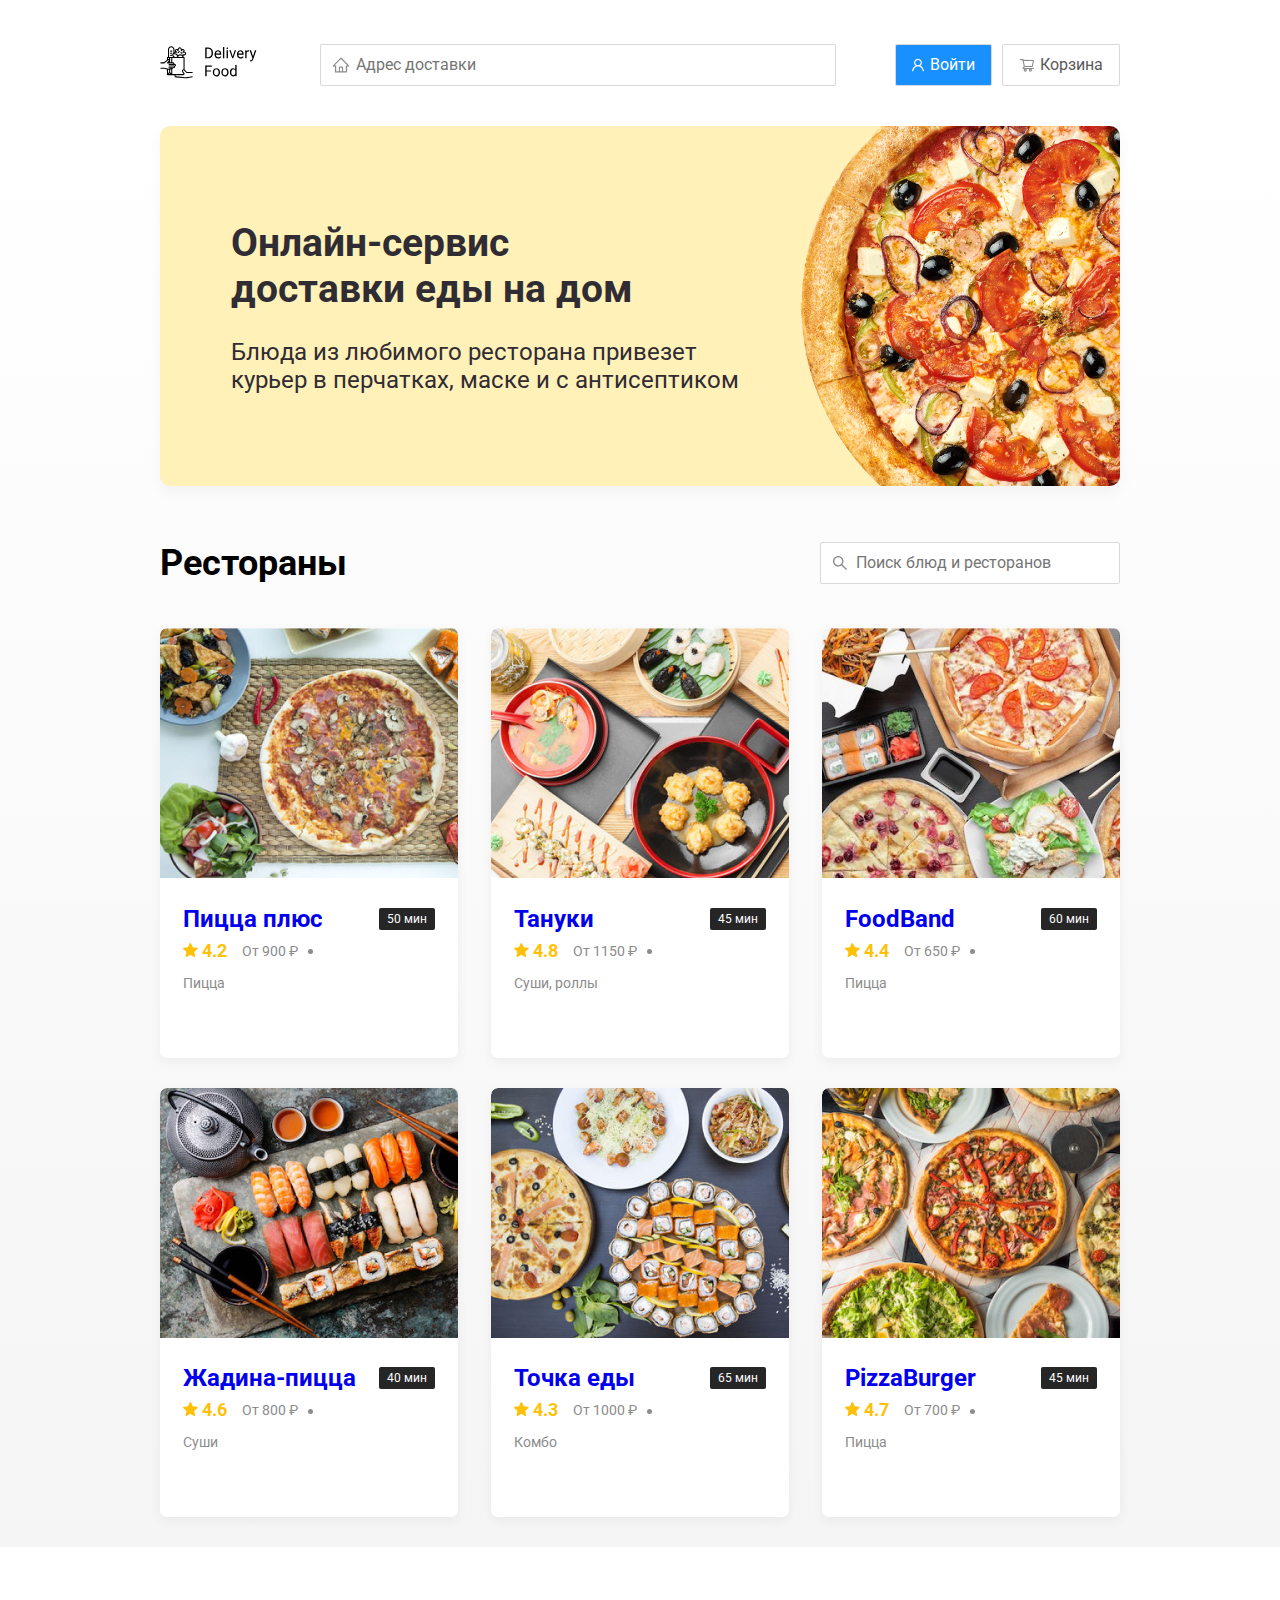
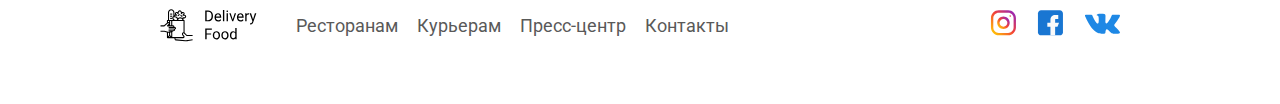
<file: index.html>
<!DOCTYPE html>
<html lang="ru">
<head>
    <meta charset="UTF-8">
    <meta name="viewport" content="width=device-width, initial-scale=1.0">
    <title>Delivery Food - доставка еды на дом</title>
    <link href="https://fonts.googleapis.com/css?family=Roboto:400,700&display=swap&subset=cyrillic" rel="stylesheet">
    <link rel="stylesheet" href="css/normalize.css">
    <link rel="stylesheet" href="css/style.css">
</head>
<body>
    <div class="container">
        <!-- Шапка сайта -->
        <header class="header">
            <a href="index.html" class="logo">
                <!-- Логотип -->
                <img src="img\logo.svg" alt="Logo" class="Logo">    
            </a>
            <!-- Поле адреса -->
            <input type="text" class="input input-address" placeholder="Адрес доставки">
            <div class="buttons">
                <button class="button button-primary">
                    <img src="img/user.svg" alt="user" class="button-icon">
                    <span class="button-text">Войти</span>
                </button>
                <button class="button">
                    <img src="img/shopping-cart.svg" alt="shopping cart" class="button-icon">
                    <span class="button-text">Корзина</span>
                </button>
            </div>
        </header>
    </div>
    <!-- /.container -->
    <main class="main">
        <div class="container">
            <section class="promo">
                <h1 class="promo-title">Онлайн-сервис <br> доставки еды на дом</h1>
                <p class="promo-text">Блюда из любимого ресторана привезет курьер в перчатках, маске и с антисептиком</p>
            </section>
            <selectoin class="restaurants">
                <div class="section-heading">
                    <h2 class="section-title">Рестораны</h2>
                    <input type="text" class="input input-search" placeholder="Поиск блюд и ресторанов">
                </div>
                <div class="cards">
                    <a href="restaurant.html" class="card">
                        <img src="img/image.jpg" alt="image" class="card-image">
                        <div class="card-text">
                            <div class="card-heading">
                                <h3 class="card-title">Пицца плюс</h3>
                                <span class="card-tag tag">50 мин</span>
                            </div>
                            <!-- /.card-heading -->
                            <div class="card-info">
                                <div class="rating">
                                    <img src="img/rating.svg" alt="rating" class="rating-star"> 
                                    4.2
                                </div>
                                <div class="price">От 900 ₽</div>
                                <div class="category">Пицца</div>
                            </div>
                            <!-- /.card-info -->
                        </div>
                        <!-- /.card-text -->
                    </a>
                    <!-- /.card -->
                    <a href="restaurant.html" class="card">
                        <img src="img/image1.jpg" alt="image1" class="card-image">
                        <div class="card-text">
                            <div class="card-heading">
                                <h3 class="card-title">Тануки</h3>
                                <span class="card-tag tag">45 мин</span>
                            </div>
                            <!-- /.card-heading -->
                            <div class="card-info">
                                <div class="rating">
                                    <img src="img/rating.svg" alt="rating" class="rating-star"> 
                                    4.8
                                </div>
                                <div class="price">От 1150 ₽</div>
                                <div class="category">Суши, роллы</div>
                            </div>
                            <!-- /.card-info -->
                        </div>
                        <!-- /.card-text -->
                    </a>
                    <!-- /.card -->
                    <a href="restaurant.html" class="card">
                        <img src="img/image2.jpg" alt="image2" class="card-image">
                        <div class="card-text">
                            <div class="card-heading">
                                <h3 class="card-title">FoodBand</h3>
                                <span class="card-tag tag">60 мин</span>
                            </div>
                            <!-- /.card-heading -->
                            <div class="card-info">
                                <div class="rating">
                                    <img src="img/rating.svg" alt="rating" class="rating-star"> 
                                    4.4
                                </div>
                                <div class="price">От 650 ₽</div>
                                <div class="category">Пицца</div>
                            </div>
                            <!-- /.card-info -->
                        </div>
                        <!-- /.card-text -->
                    </a>
                    <!-- /.card -->
                    <a href="restaurant.html" class="card">
                        <img src="img/image3.jpg" alt="image3" class="card-image">
                        <div class="card-text">
                            <div class="card-heading">
                                <h3 class="card-title">Жадина-пицца</h3>
                                <span class="card-tag tag">40 мин</span>
                            </div>
                            <!-- /.card-heading -->
                            <div class="card-info">
                                <div class="rating">
                                    <img src="img/rating.svg" alt="rating" class="rating-star"> 
                                    4.6
                                </div>
                                <div class="price">От 800 ₽</div>
                                <div class="category">Суши</div>
                            </div>
                            <!-- /.card-info -->
                        </div>
                        <!-- /.card-text -->
                    </a>
                    <!-- /.card -->
                    <a href="restaurant.html" class="card">
                        <img src="img/image4.jpg" alt="image4" class="card-image">
                        <div class="card-text">
                            <div class="card-heading">
                                <h3 class="card-title">Точка еды</h3>
                                <span class="card-tag tag">65 мин</span>
                            </div>
                            <!-- /.card-heading -->
                            <div class="card-info">
                                <div class="rating">
                                    <img src="img/rating.svg" alt="rating" class="rating-star"> 
                                    4.3
                                </div>
                                <div class="price">От 1000 ₽</div>
                                <div class="category">Комбо</div>
                            </div>
                            <!-- /.card-info -->
                        </div>
                        <!-- /.card-text -->
                    </a>
                    <!-- /.card -->
                    <a href="restaurant.html" class="card">
                        <img src="img/image5.jpg" alt="image5" class="card-image">
                        <div class="card-text">
                            <div class="card-heading">
                                <h3 class="card-title">PizzaBurger</h3>
                                <span class="card-tag tag">45 мин</span>
                            </div>
                            <!-- /.card-heading -->
                            <div class="card-info">
                                <div class="rating">
                                    <img src="img/rating.svg" alt="rating" class="rating-star"> 
                                    4.7
                                </div>
                                <div class="price">От 700 ₽</div>
                                <div class="category">Пицца</div>
                            </div>
                            <!-- /.card-info -->
                        </div>
                        <!-- /.card-text -->
                    </a>
                    <!-- /.card -->
                </div>
                <!-- /.cards -->
            </selectoin>
        </div>
        <!-- /.container -->
    </main>
    <footer class="footer">
        <div class="container">
            <div class="footer-block">
                <img src="img/logo.svg" alt="logo" class="logo footer-logo">
                <nav class="footer-nav">
                    <a href="#" class="footer-link">Ресторанам</a>
                    <a href="#" class="footer-link">Курьерам</a>
                    <a href="#" class="footer-link">Пресс-центр</a>
                    <a href="#" class="footer-link">Контакты</a>
                </nav>
                <div class="social-links">
                    <a href="#" class="social-link"><img src="img/Instagram.svg" alt="Instagram"></a>
                    <a href="#" class="social-link"><img src="img/facebook.svg" alt="facebook"></a>
                    <a href="#" class="social-link"><img src="img/vk.svg" alt="vk"></a>
                </div>
                <!-- /.social-links -->
            </div>
            <!-- /.footer-block -->
        </div>
    </footer>
</body>
</html>
</file>
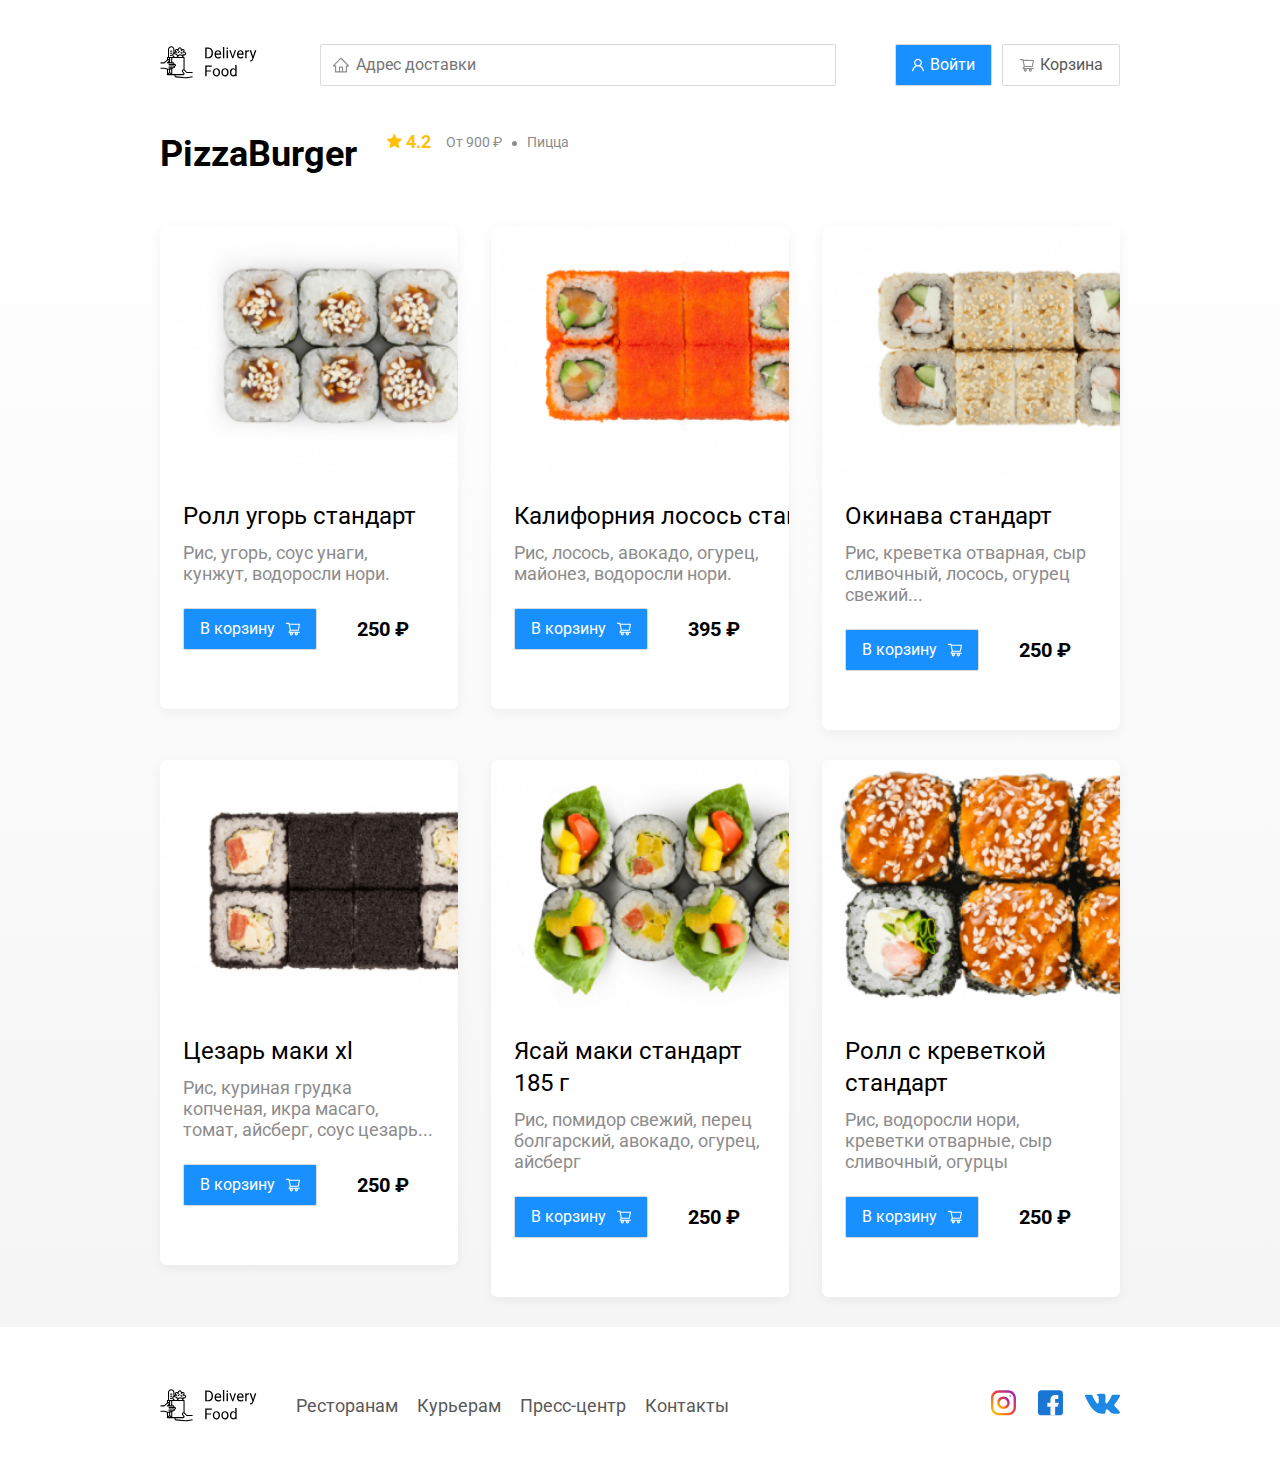
<file: restaurant.html>
<!DOCTYPE html>
<html lang="ru">
<head>
    <meta charset="UTF-8">
    <meta name="viewport" content="width=device-width, initial-scale=1.0">
    <title>Delivery Food - доставка еды на дом</title>
    <link href="https://fonts.googleapis.com/css?family=Roboto:400,700&display=swap&subset=cyrillic" rel="stylesheet">
    <link rel="stylesheet" href="css/normalize.css">
    <link rel="stylesheet" href="css/animate.css">
    <link rel="stylesheet" href="css/style.css">
</head>
<body>
    <div class="container">
        <!-- Шапка сайта -->
        <header class="header">
            <a href="index.html" class="logo">
                <!-- Логотип -->
                <img src="img\logo.svg" alt="Logo" class="Logo">    
            </a>
            <!-- Поле адреса -->
            <input type="text" class="input input-address" placeholder="Адрес доставки">
            <div class="buttons">
                <button class="button button-primary">
                    <img src="img/user.svg" alt="user" class="button-icon">
                    <span class="button-text">Войти</span>
                </button>
                <button class="button" id="cart-button">
                    <img src="img/shopping-cart.svg" alt="shopping cart" class="button-icon">
                    <span class="button-text">Корзина</span>
                </button>
            </div>
        </header>
    </div>
    <!-- /.container -->
    <main class="main">
        <div class="container">
            <selectoin class="restaurants">
                <div class="section-heading">
                    <h2 class="section-title">PizzaBurger</h2>
                    <div class="card-info">
                        <div class="rating">
                            <img src="img/rating.svg" alt="rating" class="rating-star"> 
                            4.2
                        </div>
                        <div class="price">От 900 ₽</div>
                        <div class="category">Пицца</div>
                    </div>
                    <!-- /.card-info -->
                </div>
                <div class="cards">
                    <div class="card wow fadeInUp" data-wow-delay="0.2s">
                        <img src="img/image1.1.jpg" alt="image1.1" class="card-image">
                        <div class="card-text">
                            <div class="card-heading">
                                <h3 class="card-title card-title-reg">Ролл угорь стандарт</h3>
                            </div>
                            <!-- /.card-heading -->
                            <div class="card-info">
                                <div class="ingredients">Рис, угорь, соус унаги, кунжут, водоросли нори.</div>
                            </div>
                            <!-- /.card-info -->
                            <div class="card-buttons">
                                <button class="button button-primary">
                                    <span class="button-card-text">В корзину</span>
                                    <img src="img/shopping-cart-white.svg" alt="shopping-cart" class="card-button-image">
                                </button>
                                <strong class="card-price-bold">250 ₽</strong>
                            </div>
                        </div>
                        <!-- /.card-text -->
                    </div>
                    <!-- /.card -->
                    <div class="card wow fadeInUp" data-wow-delay="0.4s">
                        <img src="img/image1.2.jpg" alt="image1.2" class="card-image">
                        <div class="card-text">
                            <div class="card-heading">
                                <h3 class="card-title card-title-reg-2">Калифорния лосось стандарт</h3>
                            </div>
                            <!-- /.card-heading -->
                            <div class="card-info">
                                <div class="ingredients">Рис, лосось, авокадо, огурец, майонез, водоросли нори.</div>
                            </div>
                            <!-- /.card-info -->
                            <div class="card-buttons">
                                <button class="button button-primary">
                                    <span class="button-card-text">В корзину</span>
                                    <img src="img/shopping-cart-white.svg" alt="shopping-cart" class="card-button-image">
                                </button>
                                <strong class="card-price-bold">395 ₽</strong>
                            </div>
                        </div>
                        <!-- /.card-text -->
                    </div>
                    <!-- /.card -->
                    <div class="card wow fadeInUp" data-wow-delay="0.6s">
                        <img src="img/image1.3.jpg" alt="image1.3" class="card-image">
                        <div class="card-text">
                            <div class="card-heading">
                                <h3 class="card-title card-title-reg">Окинава стандарт</h3>
                            </div>
                            <!-- /.card-heading -->
                            <div class="card-info">
                                <div class="ingredients">Рис, креветка отварная, сыр сливочный, лосось, огурец свежий...</div>
                            </div>
                            <!-- /.card-info -->
                            <div class="card-buttons">
                                <button class="button button-primary">
                                    <span class="button-card-text">В корзину</span>
                                    <img src="img/shopping-cart-white.svg" alt="shopping-cart" class="card-button-image">
                                </button>
                                <strong class="card-price-bold">250 ₽</strong>
                            </div>
                        </div>
                        <!-- /.card-text -->
                    </div>
                    <!-- /.card -->
                    <div class="card wow fadeInUp" data-wow-delay="0.2s">
                        <img src="img/image1.4.jpg" alt="image1.4" class="card-image">
                        <div class="card-text">
                            <div class="card-heading">
                                <h3 class="card-title card-title-reg">Цезарь маки хl</h3>
                            </div>
                            <!-- /.card-heading -->
                            <div class="card-info">
                                <div class="ingredients">Рис, куриная грудка копченая, икра масаго, томат, айсберг, соус цезарь...</div>
                            </div>
                            <!-- /.card-info -->
                            <div class="card-buttons">
                                <button class="button button-primary">
                                    <span class="button-card-text">В корзину</span>
                                    <img src="img/shopping-cart-white.svg" alt="shopping-cart" class="card-button-image">
                                </button>
                                <strong class="card-price-bold">250 ₽</strong>
                            </div>
                        </div>
                        <!-- /.card-text -->
                    </div>
                    <!-- /.card -->
                    <div class="card wow fadeInUp" data-wow-delay="0.4s">
                        <img src="img/image1.5.jpg" alt="image1.5" class="card-image">
                        <div class="card-text">
                            <div class="card-heading">
                                <h3 class="card-title card-title-reg">Ясай маки стандарт 185 г</h3>
                            </div>
                            <!-- /.card-heading -->
                            <div class="card-info">
                                <div class="ingredients">Рис, помидор свежий, перец болгарский, авокадо, огурец, айсберг</div>
                            </div>
                            <!-- /.card-info -->
                            <div class="card-buttons">
                                <button class="button button-primary">
                                    <span class="button-card-text">В корзину</span>
                                    <img src="img/shopping-cart-white.svg" alt="shopping-cart" class="card-button-image">
                                </button>
                                <strong class="card-price-bold">250 ₽</strong>
                            </div>
                        </div>
                        <!-- /.card-text -->
                    </div>
                    <!-- /.card -->
                    <div class="card wow fadeInUp" data-wow-delay="0.6s">
                        <img src="img/image1.6.jpg" alt="image1.6" class="card-image">
                        <div class="card-text">
                            <div class="card-heading">
                                <h3 class="card-title card-title-reg">Ролл с креветкой стандарт</h3>
                            </div>
                            <!-- /.card-heading -->
                            <div class="card-info">
                                <div class="ingredients">Рис, водоросли нори, креветки отварные, сыр сливочный, огурцы</div>
                            </div>
                            <!-- /.card-info -->
                            <div class="card-buttons">
                                <button class="button button-primary">
                                    <span class="button-card-text">В корзину</span>
                                    <img src="img/shopping-cart-white.svg" alt="shopping-cart" class="card-button-image">
                                </button>
                                <strong class="card-price-bold">250 ₽</strong>
                            </div>
                        </div>
                        <!-- /.card-text -->
                    </div>
                    <!-- /.card -->
                </div>
                <!-- /.cards -->
            </selectoin>
        </div>
        <!-- /.container -->
    </main>
    <footer class="footer">
        <div class="container">
            <div class="footer-block">
                <img src="img/logo.svg" alt="logo" class="logo footer-logo">
                <nav class="footer-nav">
                    <a href="#" class="footer-link">Ресторанам</a>
                    <a href="#" class="footer-link">Курьерам</a>
                    <a href="#" class="footer-link">Пресс-центр</a>
                    <a href="#" class="footer-link">Контакты</a>
                </nav>
                <div class="social-links">
                    <a href="#" class="social-link"><img src="img/Instagram.svg" alt="Instagram"></a>
                    <a href="#" class="social-link"><img src="img/facebook.svg" alt="facebook"></a>
                    <a href="#" class="social-link"><img src="img/vk.svg" alt="vk"></a>
                </div>
                <!-- /.social-links -->
            </div>
            <!-- /.footer-block -->
        </div>
    </footer>
    <div class="modal">
        <div class="modal-dialog">
            <div class="modal-header">
                <h3 class="modal-title">Корзина</h3>
                <button class="close">&times;</button>
            </div>
            <!-- /.modal-header -->
            <div class="modal-body">
                <div class="food-row">
                    <span class="food-name">Ролл угорь стандарт</span>
                    <strong class="food-price">250 ₽</strong>
                    <div class="food-counter">
                        <button class="counter-button">-</button>
                        <span class="counter">1</span>
                        <button class="counter-button">+</button>
                    </div>
                </div>
                <!-- /.foods-row -->
                <div class="food-row">
                    <span class="food-name">Ролл угорь стандарт</span>
                    <strong class="food-price">250 ₽</strong>
                    <div class="food-counter">
                        <button class="counter-button">-</button>
                        <span class="counter">1</span>
                        <button class="counter-button">+</button>
                    </div>
                </div>
                <!-- /.foods-row -->
                <div class="food-row">
                    <span class="food-name">Ролл угорь стандарт</span>
                    <strong class="food-price">250 ₽</strong>
                    <div class="food-counter">
                        <button class="counter-button">-</button>
                        <span class="counter">1</span>
                        <button class="counter-button">+</button>
                    </div>
                </div>
                <!-- /.foods-row -->
                <div class="food-row">
                    <span class="food-name">Ролл угорь стандарт</span>
                    <strong class="food-price">250 ₽</strong>
                    <div class="food-counter">
                        <button class="counter-button">-</button>
                        <span class="counter">1</span>
                        <button class="counter-button">+</button>
                    </div>
                </div>
                <!-- /.foods-row -->
                <div class="food-row">
                    <span class="food-name">Ролл угорь стандарт</span>
                    <strong class="food-price">250 ₽</strong>
                    <div class="food-counter">
                        <button class="counter-button">-</button>
                        <span class="counter">1</span>
                        <button class="counter-button">+</button>
                    </div>
                </div>
                <!-- /.foods-row -->
            </div>
            <!-- /.modal-body -->
            <div class="modal-footer">
                <span class="modal-pricetag">1250 ₽</span>
                <div class="footer-buttons">
                    <button class="button button-primary">Оформить заказ</button>
                    <button class="button">Отмена</button>
                </div>
            </div>
            <!-- /.modal-footer -->
        </div>
        <!-- /.midal-dialog -->
    </div>
    <script src="js/wow.min.js"></script>
    <script src="js/main.js"></script>
</body>
</html>
</file>
<file: css/style.css>
* {
    box-sizing: border-box;
}
body {
    font-family: 'Roboto', sans-serif;
    padding-top: 44px;
}
.container {
    max-width: 1200px;
    margin: auto;
}
.header {
    display: flex;
    align-items: center;
    justify-content: space-between;
    margin-bottom: 40px;
}
.input {
    background: #FFFFFF;
    border: 1px solid #D9D9D9;
    border-radius: 2px;
    font-size: 16px;
    line-height: 24px;
    padding: 8px;
    padding-left: 35px;
    background-repeat: no-repeat;
    background-position: left 11px center;
}
.input-address {
    flex: 0.8;
    background-image: url(../img/home.svg);
}
.input-search {
    width: 300px;
    background-image: url(../img/search.svg);
    margin-left: auto;
}
.buttons {
    display: flex;
    align-items: center;
}
.button {
    display: flex;
    align-items: center;
    padding: 8px 16px;
    background: #FFFFFF;
    border: 1px solid #D9D9D9;
    box-sizing: border-box;
    box-shadow: 0px 0px 2px rgba(0, 0, 0, 0.0015);
    border-radius: 2px;
    color: #595959;
    font-size: 16px;
    line-height: 24px;
}
.button-primary {
    background: #1890FF;
    bottom: 1px solid #1890FF;
    color: #fff;
    margin-right: 10px;
}
.button-icon {
    margin-right: 6px;
}
.button-card-text {
    margin-right: 10px;
}
.promo {
    background: #FFF1B8 url(../img/promo-image.png) no-repeat top -100px right -247px / 924px;
    border-radius: 10px;
    box-shadow: 0px 7px 12px rgba(158, 158, 163, 0.1);
    padding: 68px 71px;
    margin-bottom: 56px;
}
.promo-title {
    font-style: normal;
    font-weight: bold;
    font-size: 39px;
    line-height: 46px;
    color: #302C34;
}
.promo-text {
    font-style: normal;
    font-weight: normal;
    font-size: 24px;
    line-height: 28px;
    color: #302C34;
    max-width: 538px;
}
.main {
    background: linear-gradient(180deg, rgba(245, 245, 245, 0) 1.04%, #F5F5F5 100%);
}
.section-heading {
    display: flex;
    align-items: center;
    margin-bottom: 44px;
}
.section-title {
    font-style: normal;
    font-weight: bold;
    font-size: 36px;
    line-height: 42px;
    margin: 0;
    color: #000000;
    margin-right: 30px;
}
.cards {
    display: flex;
    justify-content: space-between;
    align-items: flex-start;
    flex-wrap: wrap;
}
.card {
    background: #FFFFFF;
    box-shadow: 0px 4px 12px rgba(0, 0, 0, 0.05);
    border-radius: 7px;
    overflow: hidden;
    margin-bottom: 30px;
    flex-basis: 31%;
    text-decoration: none;
}
.card-image {
    width: 384px;
    height: 250px;
    object-fit: cover;
    border-radius: 7px 7px 0px 0px;
}
.card-text {
    padding: 20px 23px 35px;
}
.card-heading{
    display: flex;
    align-items: center;justify-content: space-between;
}
.card-title {
    margin: 0;
    font-style: normal;
    font-weight: bold;
    font-size: 24px;
    line-height: 32px;
}
.card-title-reg {
    font-weight: 400;
    margin-bottom: 10px;
}
.card-title-reg-2 {
    font-weight: 400;
    margin-bottom: 10px;
    white-space: nowrap;
}
.card-tag {
    font-style: normal;
    font-weight: normal;
    font-size: 12px;
    line-height: 20px;
    color: #fff;
    background: #262626;
    border-radius: 2px;
    padding: 1px 8px;
}
.card-info {
    display: flex;
    align-items: center;
    flex-wrap: wrap;
    margin-bottom: 24px;
}
.card-buttons {
    display: flex;
    align-items: center;
    margin-bottom: 24px;
}
.card-price-bold {
    font-weight: bold;
    font-size: 20px;
    line-height: 32px;
    margin-left: 30px;
}
.rating {
    margin-right: 26px;
    color: #FFC107;
    font-weight: bold;
    font-size: 18px;
    line-height: 32px;
}
.price, 
.category {
    color: #8C8C8C;
    font-size: 18px;
    line-height: 32px;
}
.price {
    margin-right: 10px;
}
.ingredients {
    color: #8C8C8C;
    font-size: 18px;
    line-height: 21px;
}
.category {
    text-overflow: ellipsis;
    overflow: hidden;
    white-space: nowrap;
    min-width: 150px;
}
.price:after {
    content: "";
    width: 5px;
    height: 5px;
    background-color: #8C8C8C;
    display: inline-flex;
    vertical-align: middle;
    border-radius: 50%;
    margin-left: 10px;
}
.footer {
    padding: 60px 0;
}
.footer-block {
    display: flex;
    align-items: center;
    justify-content: space-between;
}
.footer-nav {
    margin-left: 35px;
    margin-right: auto;
}
.footer-link {
    display: inline-block;
    color: #595959;
    font-style: normal;
    font-weight: normal;
    font-size: 18px;
    line-height: 21px;
    text-decoration: none;
}
.footer-link:not(:last-child) {
    margin-right: 15px;
}
.social-links {
    display: flex;
    align-items: center;
}
.social-link:not(:last-child) {
    margin-right: 21px;
}

.modal {

    position: fixed;
    left: 0;
    top: 0;
    width: 100%;
    height: 100%;
    background: rgba(0, 0, 0, 0.4);
    display: none;
}
.is-open {
    display: flex;
}
.modal-dialog {
    max-width: 780px;
    width: 95%;
    background: #FFFFFF;
    border-radius: 5px;
    margin: auto;
    padding: 40px 45px;
}
.modal-header {
    display: flex;
    align-items: center;
    justify-content: space-between;
    margin-bottom: 45px;
}
.modal-title {
    margin: 0;
    font-weight: bold;
    font-size: 36px;
    line-height: 42px;
}
.close {
    font-size: 36px;
    border: none;
    background-color: transparent;
}
.modal-body {
    margin-bottom: 52px;
}
.food-row {
    display: flex;
    align-items: flex-start;
    justify-content: space-between;
    padding-bottom: 8px;
    border-bottom: 1px solid #D9D9D9;
    margin-bottom: 15px;
}
.food-name {
    font-weight: normal;
    font-size: 18px;
    line-height: 32px;
}
.food-price {
    margin-left: auto;
    margin-right: 47px;
    font-weight: bold;
    font-size: 20px;
    line-height: 32px;
}
.food-counter {
    display: flex;
    align-items: center;
}
.counter-button {
    display: flex;
    align-items: center;
    justify-content: center;
    width: 39px;
    height: 32px;
    background: #FFFFFF;
    border: 1px solid #40A9FF;
    box-sizing: border-box;
    border-radius: 2px;
    font-weight: normal;
    font-size: 14px;
    line-height: 22px;
    color: #40A9FF;
}
.counter {
    font-size: 16px;
    line-height: 24px;
    margin-left: 10px;
    margin-right: 10px;
}
.modal-footer {
    display: flex;
    align-items: center;
    justify-content: space-between;
}
.footer-buttons {
    display: flex;
    align-items: center;
}
.modal-pricetag {
    background: #262626;
    border-radius: 5px;
    color: #fff;
    font-size: 20px;
    line-height: 23px;
    padding: 15px 20px;
}

@media (max-width: 1366px) {
    .container {
        max-width: 960px;
    }
    .promo {
        background-position: center right -300px;
        background-size: 750px;
    }
    .rating  {
        margin-right: 15px;
    }
    .category, .price {
        font-size: 14px;
    }
}
@media (max-width: 992px) {
    .container {
        max-width: 750px;
    }
    .promo {
        padding: 50px;
        background-size: 500px;
        background-position: center right -200px;
    }
    .promo-text {
        font-size: 18px;
        max-width: 400px;
    }
    .card {
        flex-basis: 49%;
    }
    .footer-link {
        font-size: 16px;
    }
}
@media (max-width: 768px) {
    .container {
        max-width: 560px;
    }
    .card-info {
        flex-wrap: wrap;
    }
    .card .rating {
        flex-basis: 100%;
    }
    .card-title {
        font-size: 20px;
    }
    .promo {
        background-size: 400px;
        background-position: bottom 50px right -200px;
    }
    .promo-title {
        font-size: 24px;
        line-height: 1.4;
    }
    .promo-text {
        margin-top: 0;
    }
}
@media (max-width: 578px) {
    .container {
        width: 90%;
    }
    .header {
        flex-wrap: wrap;
    }
    .input-address {
        margin-top: 15px;
        order: 5;
        flex: 1;
    }
    .promo {
        background-image: none;
    }
    .promo-title {
        margin-bottom: 10px;
    }
    .section-title {
        font-size: 25px;
    }
    .card {
        flex-basis: 100%;
    }
    .card-image {
        width: 100%;
    }
    .footer {
        padding: 30px 0;
    }
    .footer-block {
        align-items:flex-start;
    }
    .footer-nav {
        margin-left: 0;
        margin-right: 0;
        order: 0;
        display: flex;
        flex-direction: column;
    }
    .footer-logo {
        margin-right: 15px;
        order: 1;
    }
    .social-links {
        order: 2;
    }
}
@media (max-width: 480px) {
    .button-text {
        display: none;
    }
    .button-icon {
        margin: 0;
    }
    .button {
        min-height: 40px;
    }
    .promo {
        padding: 20px;
    }
    .section-heading {
        flex-wrap: wrap;
    }
    .footer-block {
        flex-wrap: wrap;
        flex-direction: column;
        align-items: center;
    }
    .footer-logo {
        order: 0;
        margin-bottom: 20px;
    }
    .footer-nav {
        margin-bottom: 20px;
        text-align: center;
    }
    .footer-link:not(:last-child) {
        margin-right: 0;
    }
    .card-title-reg-2 {
        font-size: 18px;
    }
}
</file>
